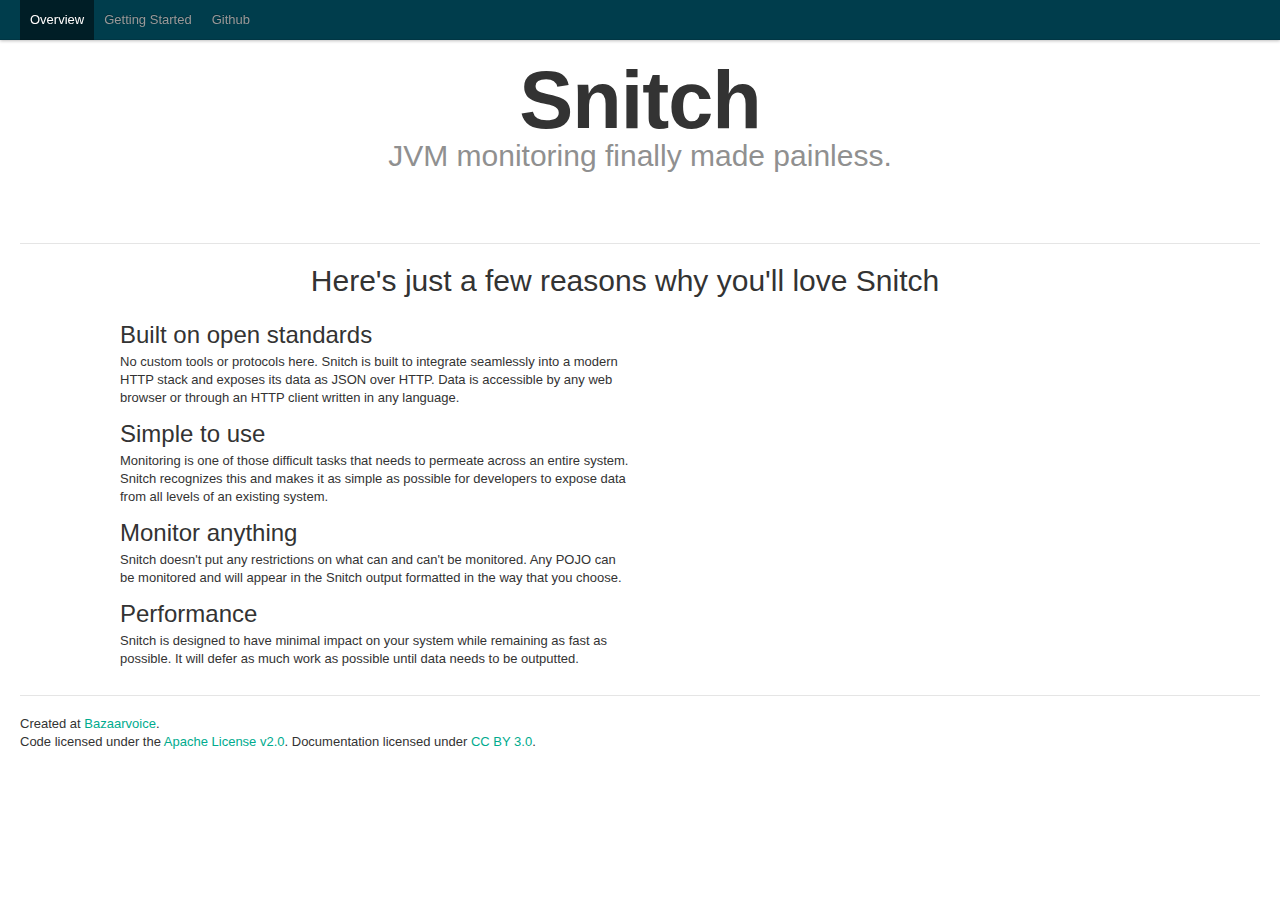
<file: index.html>
<!DOCTYPE html>
<html lang="en">
  <head>
    <title>Snitch: JVM monitoring made painless</title>
    <link href="css/bootstrap.min.css" rel="stylesheet">
    <link href="css/docs.css" rel="stylesheet">
    <link href="css/bootstrap-responsive.min.css" rel="stylesheet">
  </head>

  <body>
    <!-- Navigation bar -->
    <div class="navbar navbar-fixed-top">
      <div class="navbar-inner">
        <div class="container-fluid">
          <a class="btn btn-navbar" data-toggle="collapse" data-target=".nav-collapse">
            <span class="icon-bar"></span>
            <span class="icon-bar"></span>
            <span class="icon-bar"></span>
          </a>
          <div class="nav-collapse">
            <ul class="nav">
              <li class="active"><a>Overview</a></li>
              <li><a href="gettingstarted.html">Getting Started</a></li>
              <li><a href="http://www.github.com/bazaarvoice/snitch">Github</a></li>
            </ul>
          </div>
        </div>
      </div>
    </div>

    <div class="container-fluid">
      <div class="row-fluid">
        <div class="span12">
          <!-- Masthead -->
          <header class="jumbotron masthead">
            <h1>Snitch</h1>
            <p class="byline">JVM monitoring finally made painless.</p>
          </header>
          <hr/>

          <!-- Marketing -->
          <div class="row marketing">
            <h1>Here's just a few reasons why you'll love Snitch</h1>
          </div>
          <div class="row marketing">
            <div class="span5 offset1">
              <h2>Built on open standards</h2>
              <p>
                No custom tools or protocols here.  Snitch is built to integrate seamlessly into a modern HTTP stack and exposes its data as JSON 
                over HTTP.  Data is accessible by any web browser or through an HTTP client written in any language.
              </p>
            </div>
            <div class="span5 offset1">
              <h2>Simple to use</h2>
              <p>
                Monitoring is one of those difficult tasks that needs to permeate across an entire system.  Snitch recognizes this and makes it
                as simple as possible for developers to expose data from all levels of an existing system.
              </p>
            </div>
          </div>
          <div class="row marketing">
            <div class="span5 offset1">
              <h2>Monitor anything</h2>
              <p>
                Snitch doesn't put any restrictions on what can and can't be monitored.  Any POJO can be monitored and will appear in the Snitch 
                output formatted in the way that you choose.
              </p>
            </div>
            <div class="span5 offset1">
              <h2>Performance</h2>
              <p>
                Snitch is designed to have minimal impact on your system while remaining as fast as possible.  It will defer as much work as 
                possible until data needs to be outputted.
              </p>
            </div>
          </div>
          <hr>
          
          <!-- Footer -->
          <footer class="footer">
            <p>Created at <a href="http://developer.bazaarvoice.com/">Bazaarvoice</a>.</p>
            <p>
              Code licensed under the <a href="http://www.apache.org/licenses/LICENSE-2.0">Apache License v2.0</a>. 
              Documentation licensed under <a href="http://creativecommons.org/licenses/by/3.0/">CC BY 3.0</a>.
            </p>
          </footer>
        </div>
      </div>
    </div>
    
    <!-- Javascript, placed at the end of the document so the pages load faster -->
    <script src="js/jquery.min.js"></script>
    <script src="js/bootstrap.min.js"></script>
  </body>
</html>
</file>
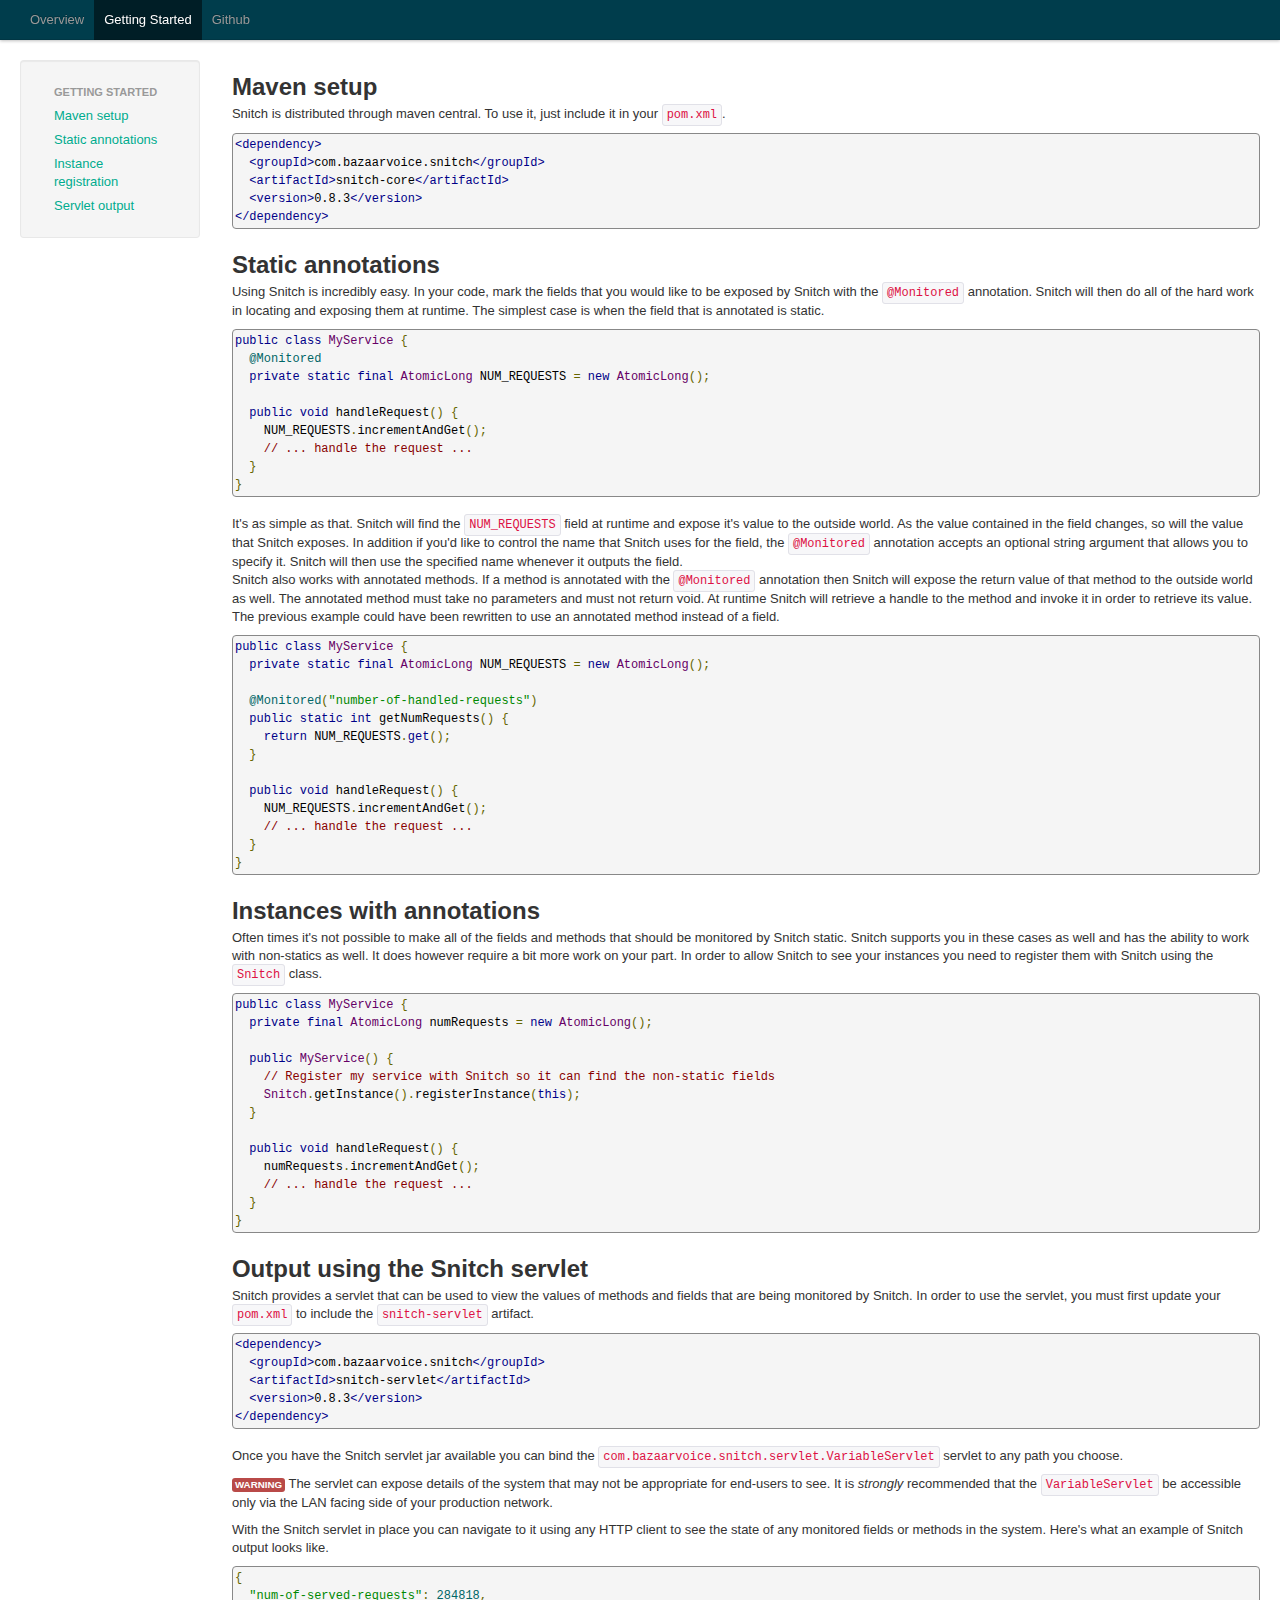
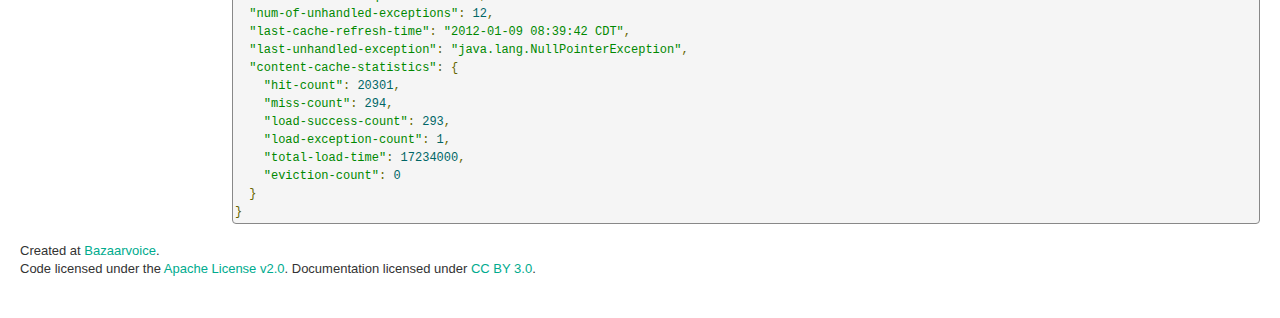
<file: gettingstarted.html>
<!DOCTYPE html>
<html lang="en">
  <head>
    <title>Snitch: JVM monitoring made painless</title>
    <link href="css/bootstrap.min.css" rel="stylesheet">
    <link href="css/docs.css" rel="stylesheet">
    <link href="css/bootstrap-responsive.min.css" rel="stylesheet">
    <link href="css/prettify.css" rel="stylesheet">
  </head>

  <body onload="prettyPrint()">
    <!-- Navigation bar -->
    <div class="navbar navbar-fixed-top">
      <div class="navbar-inner">
        <div class="container-fluid">
          <a class="btn btn-navbar" data-toggle="collapse" data-target=".nav-collapse">
            <span class="icon-bar"></span>
            <span class="icon-bar"></span>
            <span class="icon-bar"></span>
          </a>
          <div class="nav-collapse">
            <ul class="nav">
              <li><a href="index.html">Overview</a></li>
              <li class="active"><a>Getting Started</a></li>
              <li><a href="http://www.github.com/bazaarvoice/snitch">Github</a></li>
            </ul>
          </div>
        </div>
      </div>
    </div>

    <div class="container-fluid">
      <div class="row-fluid">
        <div class="span2">
          <div class="well sidebar-nav">
            <ul class="nav nav-list">
              <li class="nav-header">Getting Started</li>
              <li><a href="#maven">Maven setup</a></li>
              <li><a href="#annotations">Static annotations</a></li>
              <li><a href="#instances">Instance registration</a></li>
              <li><a href="#servlet">Servlet output</a></li>
            </ul>
          </div>
        </div>
        <div class="span10">
          <p id="maven">
            <h2>Maven setup</h2>
            Snitch is distributed through maven central.  To use it, just include it in your <code>pom.xml</code>.
            <p/>
            <pre class="prettyprint">
&lt;dependency&gt;
  &lt;groupId&gt;com.bazaarvoice.snitch&lt;/groupId&gt;
  &lt;artifactId&gt;snitch-core&lt;/artifactId&gt;
  &lt;version&gt;0.8.3&lt;/version&gt;
&lt;/dependency&gt;</pre>
          </p>
          
          <p id="annotations">
            <h2>Static annotations</h2>
            Using Snitch is incredibly easy.  In your code, mark the fields that you would like to be exposed by
            Snitch with the <code>@Monitored</code> annotation.  Snitch will then do all of the hard work in locating
            and exposing them at runtime.  The simplest case is when the field that is annotated is static.
            <p/>
            <pre class="prettyprint">
public class MyService {
  @Monitored
  private static final AtomicLong NUM_REQUESTS = new AtomicLong();
  
  public void handleRequest() {
    NUM_REQUESTS.incrementAndGet();
    // ... handle the request ...
  }
}
</pre>
            It's as simple as that.  Snitch will find the <code>NUM_REQUESTS</code> field at runtime and expose it's
            value to the outside world.  As the value contained in the field changes, so will the value that Snitch
            exposes.  In addition if you'd like to control the name that Snitch uses for the field, the 
            <code>@Monitored</code> annotation accepts an optional string argument that allows you to specify it.  
            Snitch will then use the specified name whenever it outputs the field.
            <p/>
            Snitch also works with annotated methods.  If a method is annotated with the <code>@Monitored</code> annotation
            then Snitch will expose the return value of that method to the outside world as well.  The annotated method
            must take no parameters and must not return void.  At runtime Snitch will retrieve a handle to the method and
            invoke it in order to retrieve its value.  The previous example could have been rewritten to use an annotated
            method instead of a field.
            <p/>
            <pre class="prettyprint">
public class MyService {
  private static final AtomicLong NUM_REQUESTS = new AtomicLong();

  @Monitored("number-of-handled-requests")
  public static int getNumRequests() {
    return NUM_REQUESTS.get();
  }
  
  public void handleRequest() {
    NUM_REQUESTS.incrementAndGet();
    // ... handle the request ...
  }
}
</pre>
          </p>
          
          <p id="instances">
            <h2>Instances with annotations</h2>
            Often times it's not possible to make all of the fields and methods that should be monitored by Snitch static.
            Snitch supports you in these cases as well and has the ability to work with non-statics as well.  It does
            however require a bit more work on your part.  In order to allow Snitch to see your instances you need to
            register them with Snitch using the <code>Snitch</code> class.
            <p/>
            <pre class="prettyprint">
public class MyService {
  private final AtomicLong numRequests = new AtomicLong();
  
  public MyService() {
    // Register my service with Snitch so it can find the non-static fields
    Snitch.getInstance().registerInstance(this);
  }
  
  public void handleRequest() {
    numRequests.incrementAndGet();
    // ... handle the request ...
  }
}
</pre>
            <p/>
          </p>
          
          <p id="servlet">
            <h2>Output using the Snitch servlet</h2>
            Snitch provides a servlet that can be used to view the values of methods and fields that are being monitored
            by Snitch.  In order to use the servlet, you must first update your <code>pom.xml</code> to include the
            <code>snitch-servlet</code> artifact.
            <p/>
            <pre class="prettyprint">
&lt;dependency&gt;
  &lt;groupId&gt;com.bazaarvoice.snitch&lt;/groupId&gt;
  &lt;artifactId&gt;snitch-servlet&lt;/artifactId&gt;
  &lt;version&gt;0.8.3&lt;/version&gt;
&lt;/dependency&gt;</pre>
</pre>
            <p/>
            Once you have the Snitch servlet jar available you can bind the 
            <code>com.bazaarvoice.snitch.servlet.VariableServlet</code> servlet to any path you choose.
            <p/>
            <span class="label label-important">Warning</span>
            The servlet can expose details of the system that may not be appropriate for end-users to see.  It is <i>strongly</i>
            recommended that the <code>VariableServlet</code> be accessible only via the LAN facing side of your production
            network.
            <p/>
            With the Snitch servlet in place you can navigate to it using any HTTP client to see the state of any monitored
            fields or methods in the system.  Here's what an example of Snitch output looks like.
            <p/>
            <pre class="prettyprint">
{
  "num-of-served-requests": 284818,
  "num-of-unhandled-exceptions": 12,
  "last-cache-refresh-time": "2012-01-09 08:39:42 CDT",
  "last-unhandled-exception": "java.lang.NullPointerException",
  "content-cache-statistics": {
    "hit-count": 20301,
    "miss-count": 294,
    "load-success-count": 293,
    "load-exception-count": 1,
    "total-load-time": 17234000,
    "eviction-count": 0
  }
}
</pre>
          </p>
        </div>
      </div>
      
      <div class="row-fluid">
          <!-- Footer -->
          <footer class="footer">
            <p>Created at <a href="http://developer.bazaarvoice.com/">Bazaarvoice</a>.</p>
           <p>
              Code licensed under the <a href="http://www.apache.org/licenses/LICENSE-2.0">Apache License v2.0</a>. 
              Documentation licensed under <a href="http://creativecommons.org/licenses/by/3.0/">CC BY 3.0</a>.
            </p>
          </footer>
        </div>
      </div>
    </div>
    
    <!-- Javascript, placed at the end of the document so the pages load faster -->
    <script src="js/jquery.min.js"></script>
    <script src="js/bootstrap.min.js"></script>
    <script src="js/google-code-prettify/prettify.js"></script>
  </body>
</html>
</file>
<file: css/docs.css>
body {
  padding-top: 60px;
  padding-bottom: 40px;
}

code {
  white-space: nowrap;
}
      
a:link {
  text-decoration: none;
}

.jumbotron p {
  margin-bottom: 18px;
  font-weight: 300;
}

/* Masthead (docs home) */
.masthead {
  margin-bottom: 72px;
}
.masthead h1 {
  font-size: 81px;
  letter-spacing: -1px;
  line-height: 1;
}
.masthead h1,
.masthead p {
  text-align: center;
}
.masthead p {
  font-size: 30px;
  line-height: 1;
}
.masthead .byline {
  color: #909090;
}

/* Marketing */
.marketing h1,
.marketing p {
  text-align: center;
}

.marketing h1 {
  margin-bottom: 18px;
}

.marketing h1,
.marketing h2 {
  font-weight: 300;
}

.marketing p {
  text-align: left;
}

/* Footer */
.footer p {
  margin-bottom: 0;
}
</file>
<file: css/prettify.css>
.pln{color:#000}@media screen{.str{color:#080}.kwd{color:#008}.com{color:#800}.typ{color:#606}.lit{color:#066}.pun,.opn,.clo{color:#660}.tag{color:#008}.atn{color:#606}.atv{color:#080}.dec,.var{color:#606}.fun{color:red}}@media print,projection{.str{color:#060}.kwd{color:#006;font-weight:bold}.com{color:#600;font-style:italic}.typ{color:#404;font-weight:bold}.lit{color:#044}.pun,.opn,.clo{color:#440}.tag{color:#006;font-weight:bold}.atn{color:#404}.atv{color:#060}}pre.prettyprint{padding:2px;border:1px solid #888}ol.linenums{margin-top:0;margin-bottom:0}li.L0,li.L1,li.L2,li.L3,li.L5,li.L6,li.L7,li.L8{list-style-type:none}li.L1,li.L3,li.L5,li.L7,li.L9{background:#eee}
</file>
